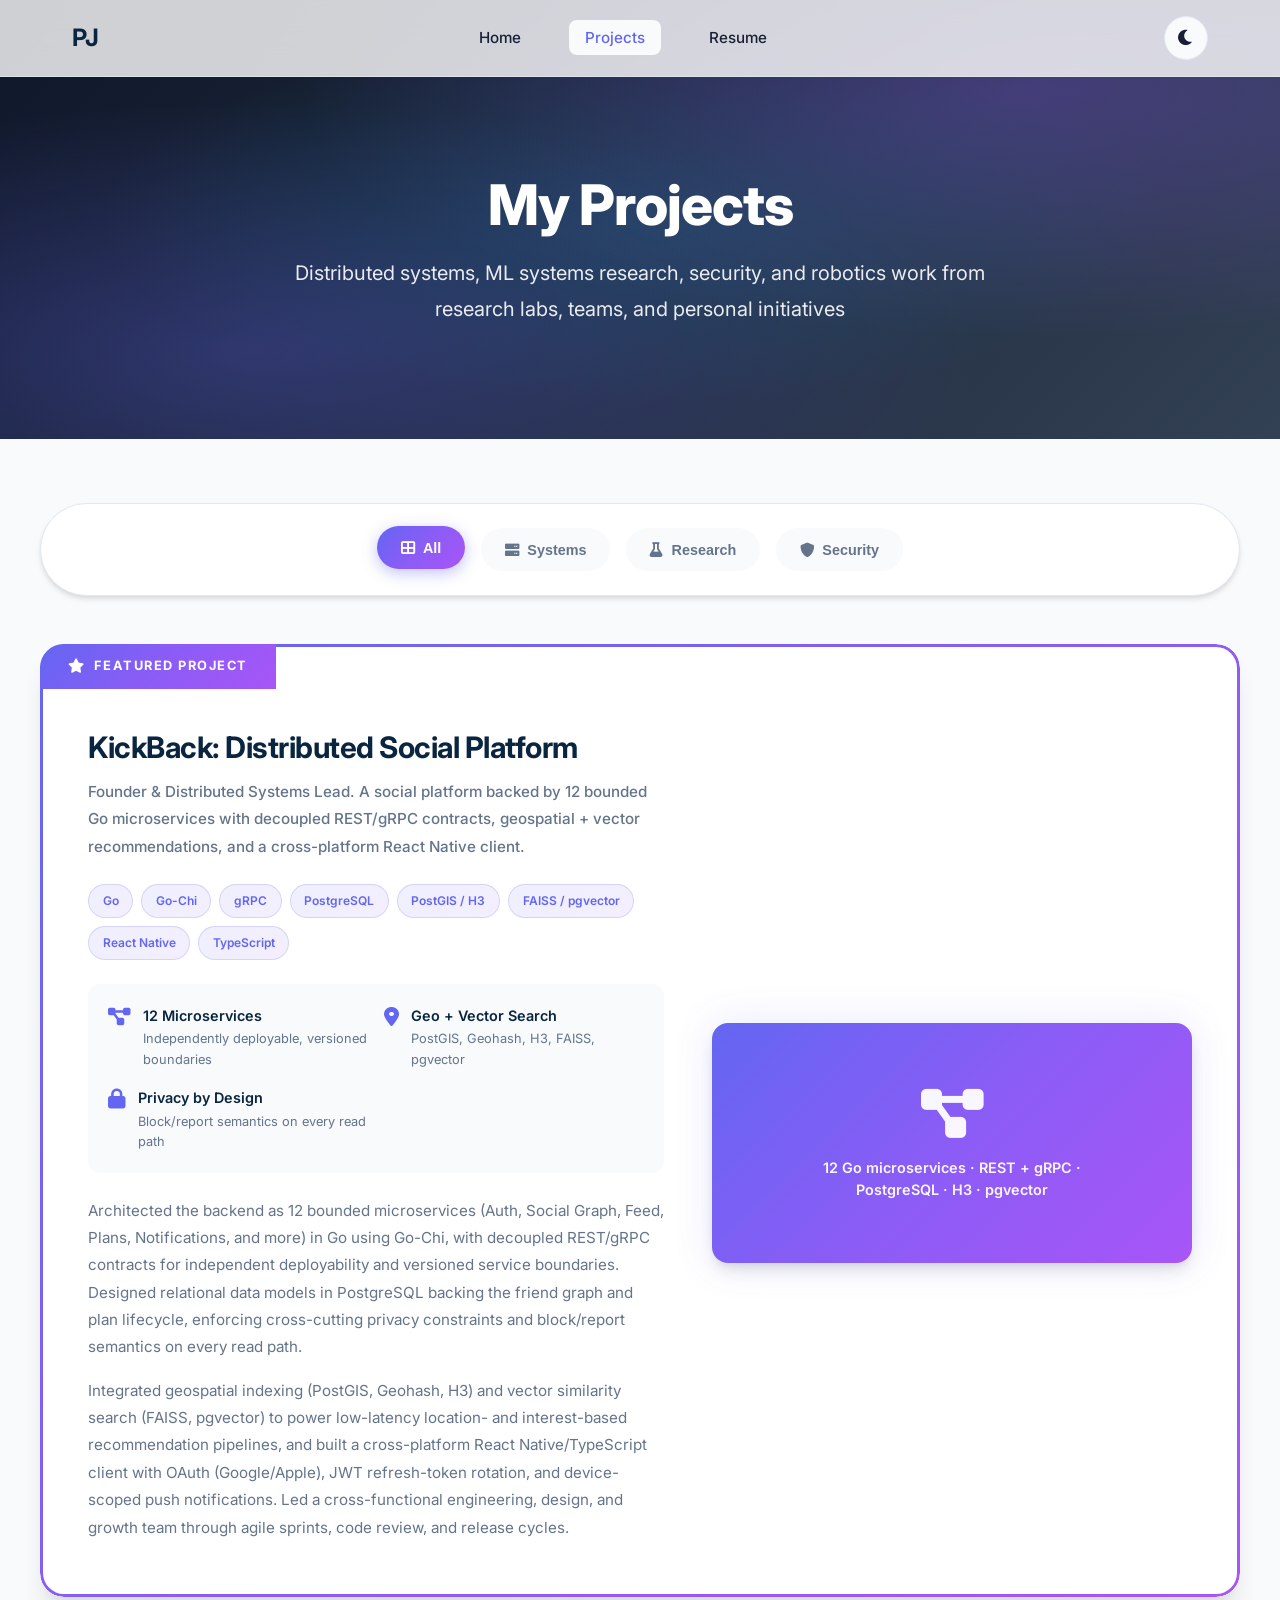
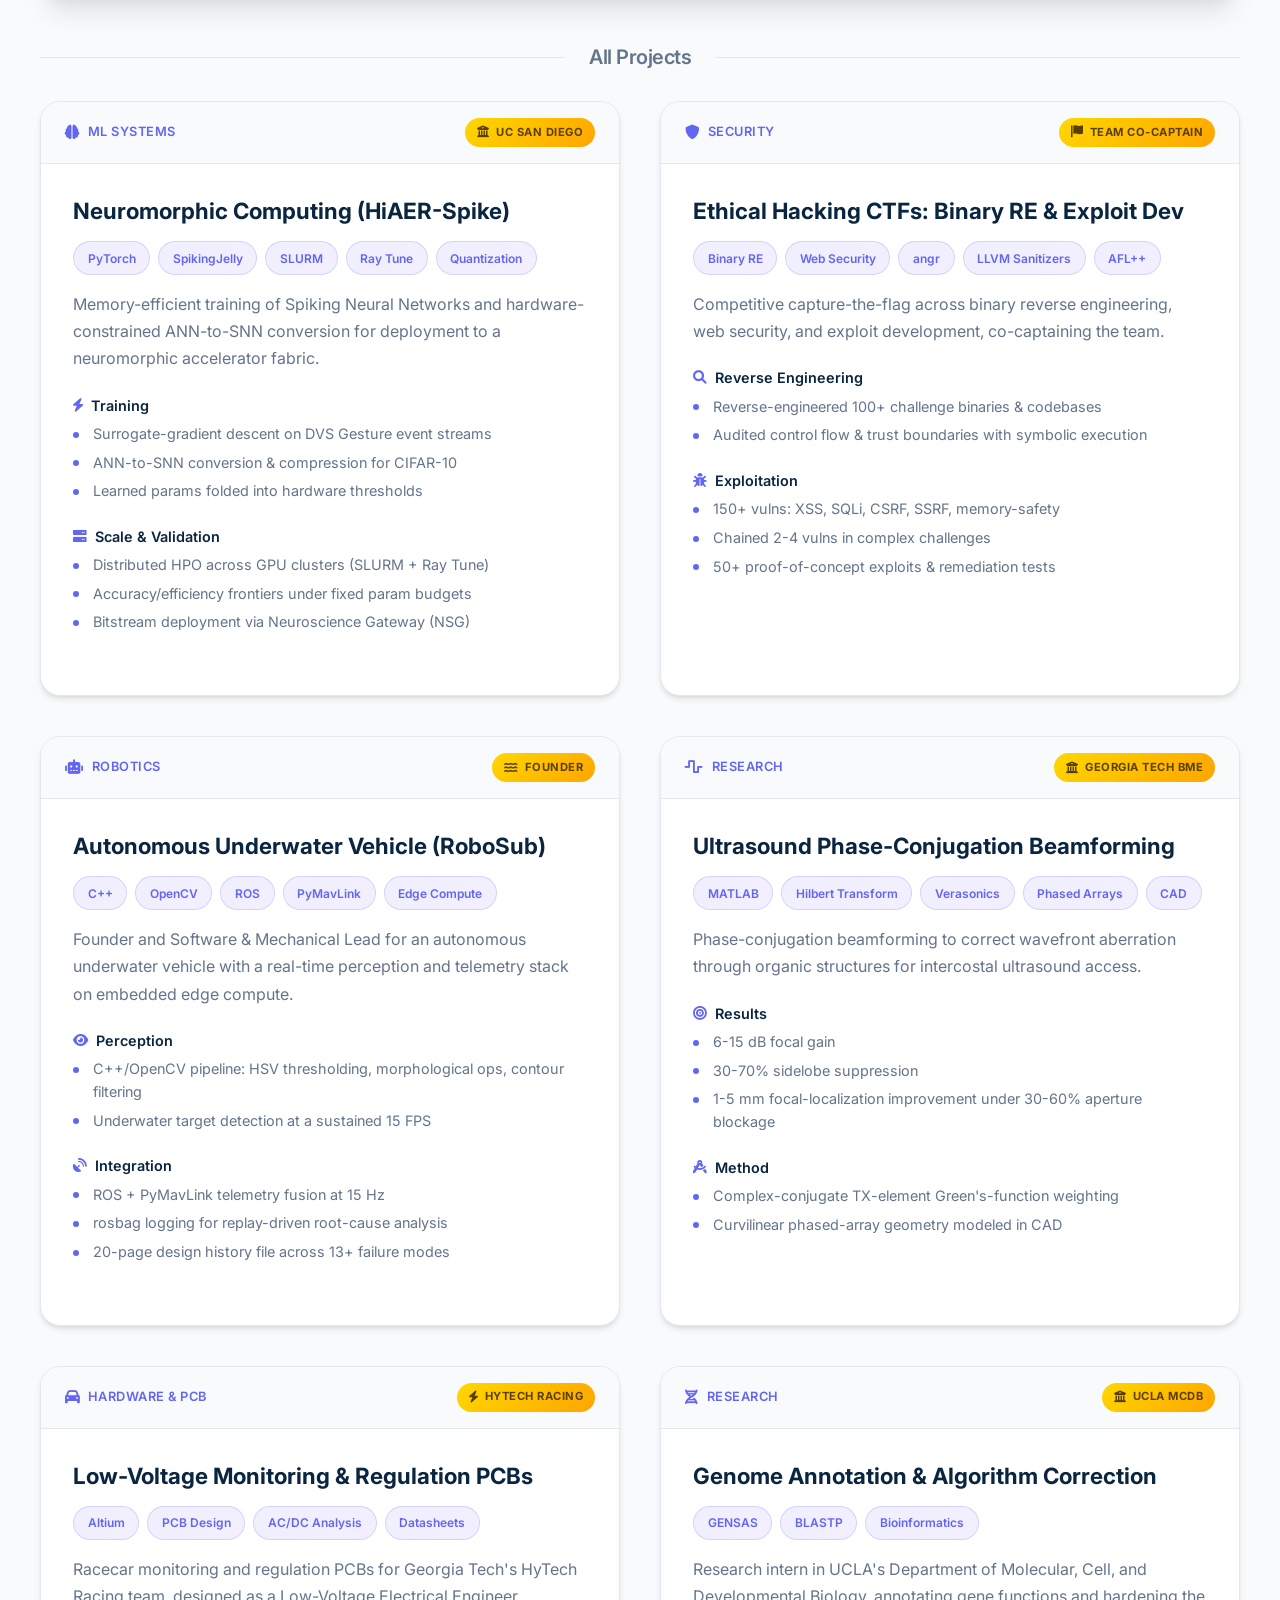
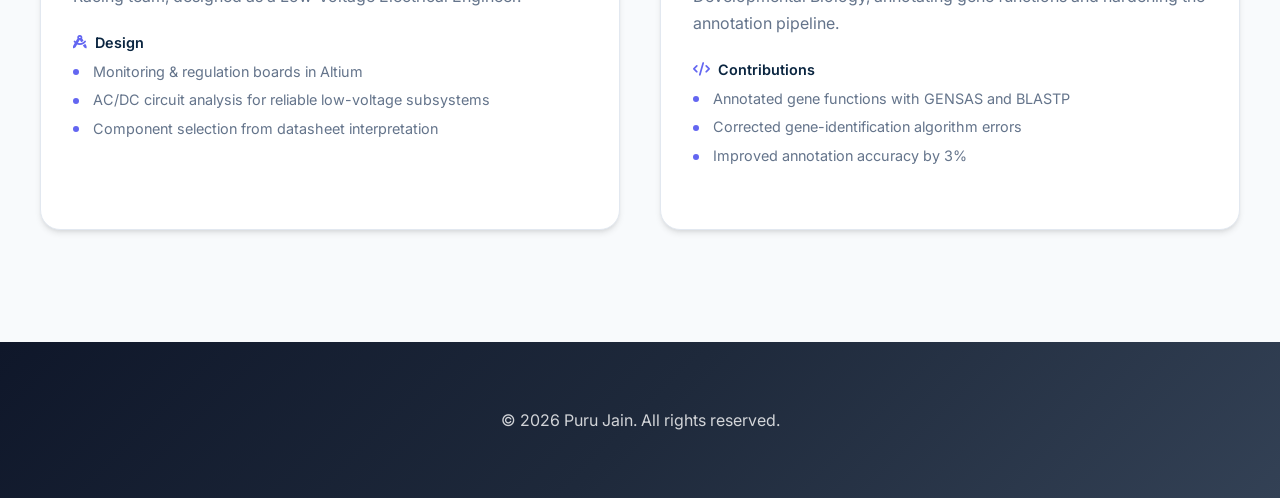
<file: projects.html>
<!DOCTYPE html>
<html lang="en">
<head>
  <meta charset="UTF-8">
  <meta name="viewport" content="width=device-width, initial-scale=1.0">
  <title>Puru Jain - Projects</title>
  <link rel="preconnect" href="https://fonts.googleapis.com">
  <link rel="preconnect" href="https://fonts.gstatic.com" crossorigin>
  <link href="https://fonts.googleapis.com/css2?family=Inter:wght@400;500;600;700;800&display=swap" rel="stylesheet">
  <link rel="stylesheet" href="css/main.css">
  <link rel="stylesheet" href="css/projects.css">
  <link rel="stylesheet" href="https://cdnjs.cloudflare.com/ajax/libs/font-awesome/6.0.0-beta3/css/all.min.css">
</head>
<body>
  <!-- Reading Progress Bar -->
  <div class="reading-progress"></div>

  <!-- Navigation -->
  <nav>
    <div class="nav-container">
      <a href="index.html" class="nav-logo">PJ</a>
      <ul class="nav-links">
        <li><a href="index.html">Home</a></li>
        <li><a href="projects.html" class="active">Projects</a></li>
        <li><a href="resume.html">Resume</a></li>
      </ul>
      <button class="theme-toggle" aria-label="Toggle dark mode">
        <i class="fas fa-moon"></i>
        <i class="fas fa-sun"></i>
      </button>
    </div>
  </nav>

  <!-- Header -->
  <header class="projects-header">
    <div class="container">
      <h1>My Projects</h1>
      <p>Distributed systems, ML systems research, security, and robotics work from research labs, teams, and personal initiatives</p>
    </div>
  </header>

  <!-- Projects Container -->
  <div class="container projects-container">

    <!-- Category Filters -->
    <div class="filter-container">
      <button class="filter-btn active" data-filter="all">
        <i class="fas fa-th-large"></i> All
      </button>
      <button class="filter-btn" data-filter="systems">
        <i class="fas fa-server"></i> Systems
      </button>
      <button class="filter-btn" data-filter="research">
        <i class="fas fa-flask"></i> Research
      </button>
      <button class="filter-btn" data-filter="security">
        <i class="fas fa-shield-alt"></i> Security
      </button>
    </div>

    <!-- Featured Project: KickBack -->
    <div class="featured-project fade-in-up" data-category="systems">
      <span class="featured-badge"><i class="fas fa-star"></i> Featured Project</span>
      <div class="featured-content">
        <div class="featured-info">
          <h2>KickBack: Distributed Social Platform</h2>
          <p class="featured-subtitle">Founder &amp; Distributed Systems Lead. A social platform backed by 12 bounded Go microservices with decoupled REST/gRPC contracts, geospatial + vector recommendations, and a cross-platform React Native client.</p>

          <div class="project-skills">
            <span class="skill-tag">Go</span>
            <span class="skill-tag">Go-Chi</span>
            <span class="skill-tag">gRPC</span>
            <span class="skill-tag">PostgreSQL</span>
            <span class="skill-tag">PostGIS / H3</span>
            <span class="skill-tag">FAISS / pgvector</span>
            <span class="skill-tag">React Native</span>
            <span class="skill-tag">TypeScript</span>
          </div>

          <div class="feature-highlights">
            <div class="highlight-item">
              <i class="fas fa-project-diagram"></i>
              <div>
                <strong>12 Microservices</strong>
                <span>Independently deployable, versioned boundaries</span>
              </div>
            </div>
            <div class="highlight-item">
              <i class="fas fa-map-marker-alt"></i>
              <div>
                <strong>Geo + Vector Search</strong>
                <span>PostGIS, Geohash, H3, FAISS, pgvector</span>
              </div>
            </div>
            <div class="highlight-item">
              <i class="fas fa-lock"></i>
              <div>
                <strong>Privacy by Design</strong>
                <span>Block/report semantics on every read path</span>
              </div>
            </div>
          </div>

          <p>
            Architected the backend as 12 bounded microservices (Auth, Social Graph, Feed, Plans, Notifications, and more) in Go using Go-Chi, with decoupled REST/gRPC contracts for independent deployability and versioned service boundaries. Designed relational data models in PostgreSQL backing the friend graph and plan lifecycle, enforcing cross-cutting privacy constraints and block/report semantics on every read path.
          </p>
          <p>
            Integrated geospatial indexing (PostGIS, Geohash, H3) and vector similarity search (FAISS, pgvector) to power low-latency location- and interest-based recommendation pipelines, and built a cross-platform React Native/TypeScript client with OAuth (Google/Apple), JWT refresh-token rotation, and device-scoped push notifications. Led a cross-functional engineering, design, and growth team through agile sprints, code review, and release cycles.
          </p>
        </div>
        <div class="featured-images">
          <div class="featured-placeholder">
            <i class="fas fa-project-diagram"></i>
            <span>12 Go microservices &middot; REST + gRPC &middot; PostgreSQL &middot; H3 &middot; pgvector</span>
          </div>
        </div>
      </div>
    </div>

    <!-- Projects Grid -->
    <h2 class="section-divider"><span>All Projects</span></h2>

    <div class="projects-grid">

      <!-- Neuromorphic SNN Research -->
      <div class="project-card fade-in-up" data-category="research">
        <div class="project-header">
          <span class="project-type"><i class="fas fa-brain"></i> ML Systems</span>
          <span class="award-badge"><i class="fas fa-university"></i> UC San Diego</span>
        </div>
        <div class="project-content">
          <h3 class="project-title">Neuromorphic Computing (HiAER-Spike)</h3>
          <div class="project-skills">
            <span class="skill-tag">PyTorch</span>
            <span class="skill-tag">SpikingJelly</span>
            <span class="skill-tag">SLURM</span>
            <span class="skill-tag">Ray Tune</span>
            <span class="skill-tag">Quantization</span>
          </div>

          <p class="project-description">
            Memory-efficient training of Spiking Neural Networks and hardware-constrained ANN-to-SNN conversion for deployment to a neuromorphic accelerator fabric.
          </p>

          <div class="project-details">
            <div class="detail-section">
              <h4><i class="fas fa-bolt"></i> Training</h4>
              <ul>
                <li>Surrogate-gradient descent on DVS Gesture event streams</li>
                <li>ANN-to-SNN conversion &amp; compression for CIFAR-10</li>
                <li>Learned params folded into hardware thresholds</li>
              </ul>
            </div>
            <div class="detail-section">
              <h4><i class="fas fa-server"></i> Scale &amp; Validation</h4>
              <ul>
                <li>Distributed HPO across GPU clusters (SLURM + Ray Tune)</li>
                <li>Accuracy/efficiency frontiers under fixed param budgets</li>
                <li>Bitstream deployment via Neuroscience Gateway (NSG)</li>
              </ul>
            </div>
          </div>
        </div>
      </div>

      <!-- Ethical Hacking CTFs -->
      <div class="project-card fade-in-up" data-category="security">
        <div class="project-header">
          <span class="project-type"><i class="fas fa-shield-alt"></i> Security</span>
          <span class="award-badge"><i class="fas fa-flag"></i> Team Co-Captain</span>
        </div>
        <div class="project-content">
          <h3 class="project-title">Ethical Hacking CTFs: Binary RE &amp; Exploit Dev</h3>
          <div class="project-skills">
            <span class="skill-tag">Binary RE</span>
            <span class="skill-tag">Web Security</span>
            <span class="skill-tag">angr</span>
            <span class="skill-tag">LLVM Sanitizers</span>
            <span class="skill-tag">AFL++</span>
          </div>

          <p class="project-description">
            Competitive capture-the-flag across binary reverse engineering, web security, and exploit development, co-captaining the team.
          </p>

          <div class="project-details">
            <div class="detail-section">
              <h4><i class="fas fa-search"></i> Reverse Engineering</h4>
              <ul>
                <li>Reverse-engineered 100+ challenge binaries &amp; codebases</li>
                <li>Audited control flow &amp; trust boundaries with symbolic execution</li>
              </ul>
            </div>
            <div class="detail-section">
              <h4><i class="fas fa-bug"></i> Exploitation</h4>
              <ul>
                <li>150+ vulns: XSS, SQLi, CSRF, SSRF, memory-safety</li>
                <li>Chained 2-4 vulns in complex challenges</li>
                <li>50+ proof-of-concept exploits &amp; remediation tests</li>
              </ul>
            </div>
          </div>
        </div>
      </div>

      <!-- RoboSub AUV -->
      <div class="project-card fade-in-up" data-category="systems">
        <div class="project-header">
          <span class="project-type"><i class="fas fa-robot"></i> Robotics</span>
          <span class="award-badge"><i class="fas fa-water"></i> Founder</span>
        </div>
        <div class="project-content">
          <h3 class="project-title">Autonomous Underwater Vehicle (RoboSub)</h3>
          <div class="project-skills">
            <span class="skill-tag">C++</span>
            <span class="skill-tag">OpenCV</span>
            <span class="skill-tag">ROS</span>
            <span class="skill-tag">PyMavLink</span>
            <span class="skill-tag">Edge Compute</span>
          </div>

          <p class="project-description">
            Founder and Software &amp; Mechanical Lead for an autonomous underwater vehicle with a real-time perception and telemetry stack on embedded edge compute.
          </p>

          <div class="project-details">
            <div class="detail-section">
              <h4><i class="fas fa-eye"></i> Perception</h4>
              <ul>
                <li>C++/OpenCV pipeline: HSV thresholding, morphological ops, contour filtering</li>
                <li>Underwater target detection at a sustained 15 FPS</li>
              </ul>
            </div>
            <div class="detail-section">
              <h4><i class="fas fa-satellite-dish"></i> Integration</h4>
              <ul>
                <li>ROS + PyMavLink telemetry fusion at 15 Hz</li>
                <li>rosbag logging for replay-driven root-cause analysis</li>
                <li>20-page design history file across 13+ failure modes</li>
              </ul>
            </div>
          </div>
        </div>
      </div>

      <!-- Ultrasound Beamforming -->
      <div class="project-card fade-in-up" data-category="research">
        <div class="project-header">
          <span class="project-type"><i class="fas fa-wave-square"></i> Research</span>
          <span class="award-badge"><i class="fas fa-university"></i> Georgia Tech BME</span>
        </div>
        <div class="project-content">
          <h3 class="project-title">Ultrasound Phase-Conjugation Beamforming</h3>
          <div class="project-skills">
            <span class="skill-tag">MATLAB</span>
            <span class="skill-tag">Hilbert Transform</span>
            <span class="skill-tag">Verasonics</span>
            <span class="skill-tag">Phased Arrays</span>
            <span class="skill-tag">CAD</span>
          </div>

          <p class="project-description">
            Phase-conjugation beamforming to correct wavefront aberration through organic structures for intercostal ultrasound access.
          </p>

          <div class="project-details">
            <div class="detail-section">
              <h4><i class="fas fa-bullseye"></i> Results</h4>
              <ul>
                <li>6-15 dB focal gain</li>
                <li>30-70% sidelobe suppression</li>
                <li>1-5 mm focal-localization improvement under 30-60% aperture blockage</li>
              </ul>
            </div>
            <div class="detail-section">
              <h4><i class="fas fa-drafting-compass"></i> Method</h4>
              <ul>
                <li>Complex-conjugate TX-element Green's-function weighting</li>
                <li>Curvilinear phased-array geometry modeled in CAD</li>
              </ul>
            </div>
          </div>
        </div>
      </div>

      <!-- HyTech Racing PCB -->
      <div class="project-card fade-in-up" data-category="systems">
        <div class="project-header">
          <span class="project-type"><i class="fas fa-car"></i> Hardware &amp; PCB</span>
          <span class="award-badge"><i class="fas fa-bolt"></i> HyTech Racing</span>
        </div>
        <div class="project-content">
          <h3 class="project-title">Low-Voltage Monitoring &amp; Regulation PCBs</h3>
          <div class="project-skills">
            <span class="skill-tag">Altium</span>
            <span class="skill-tag">PCB Design</span>
            <span class="skill-tag">AC/DC Analysis</span>
            <span class="skill-tag">Datasheets</span>
          </div>

          <p class="project-description">
            Racecar monitoring and regulation PCBs for Georgia Tech's HyTech Racing team, designed as a Low-Voltage Electrical Engineer.
          </p>

          <div class="project-details">
            <div class="detail-section">
              <h4><i class="fas fa-drafting-compass"></i> Design</h4>
              <ul>
                <li>Monitoring &amp; regulation boards in Altium</li>
                <li>AC/DC circuit analysis for reliable low-voltage subsystems</li>
                <li>Component selection from datasheet interpretation</li>
              </ul>
            </div>
          </div>
        </div>
      </div>

      <!-- UCLA Gene Annotation -->
      <div class="project-card fade-in-up" data-category="research">
        <div class="project-header">
          <span class="project-type"><i class="fas fa-dna"></i> Research</span>
          <span class="award-badge"><i class="fas fa-university"></i> UCLA MCDB</span>
        </div>
        <div class="project-content">
          <h3 class="project-title">Genome Annotation &amp; Algorithm Correction</h3>
          <div class="project-skills">
            <span class="skill-tag">GENSAS</span>
            <span class="skill-tag">BLASTP</span>
            <span class="skill-tag">Bioinformatics</span>
          </div>

          <p class="project-description">
            Research intern in UCLA's Department of Molecular, Cell, and Developmental Biology, annotating gene functions and hardening the annotation pipeline.
          </p>

          <div class="project-details">
            <div class="detail-section">
              <h4><i class="fas fa-code"></i> Contributions</h4>
              <ul>
                <li>Annotated gene functions with GENSAS and BLASTP</li>
                <li>Corrected gene-identification algorithm errors</li>
                <li>Improved annotation accuracy by 3%</li>
              </ul>
            </div>
          </div>
        </div>
      </div>

    </div>
  </div>

  <!-- Footer -->
  <footer>
    <div class="container">
      <p>&copy; 2026 Puru Jain. All rights reserved.</p>
    </div>
  </footer>

  <script src="script.js"></script>
  <script>
    // Project filtering functionality
    document.addEventListener('DOMContentLoaded', function() {
      const filterBtns = document.querySelectorAll('.filter-btn');
      const projectCards = document.querySelectorAll('.project-card, .featured-project');

      filterBtns.forEach(btn => {
        btn.addEventListener('click', function() {
          // Update active button
          filterBtns.forEach(b => b.classList.remove('active'));
          this.classList.add('active');

          const filter = this.dataset.filter;

          projectCards.forEach(card => {
            if (filter === 'all') {
              card.style.display = '';
              card.style.animation = 'fadeInUp 0.5s ease-out forwards';
            } else {
              const categories = card.dataset.category || '';
              if (categories.includes(filter)) {
                card.style.display = '';
                card.style.animation = 'fadeInUp 0.5s ease-out forwards';
              } else {
                card.style.display = 'none';
              }
            }
          });
        });
      });
    });
  </script>

  <button class="back-to-top" aria-label="Back to top">
    <i class="fas fa-arrow-up"></i>
  </button>
</body>
</html>
                                                                                                                                                                                                                                                                                                                                                                                                                                                                                                                                                                                                                                                                                                                                                                                                                                                                                                                                                                                                                                                                                                                                                                                                                                                                                                                                                                                                                                                                                                                                                                                                                                                                                                                                                                                                                                                                                                                                                                                                                                                                                                                                                                                                                                                                                                                                                                                                                                                                                                                                                                                                                                                                                                                  
</file>
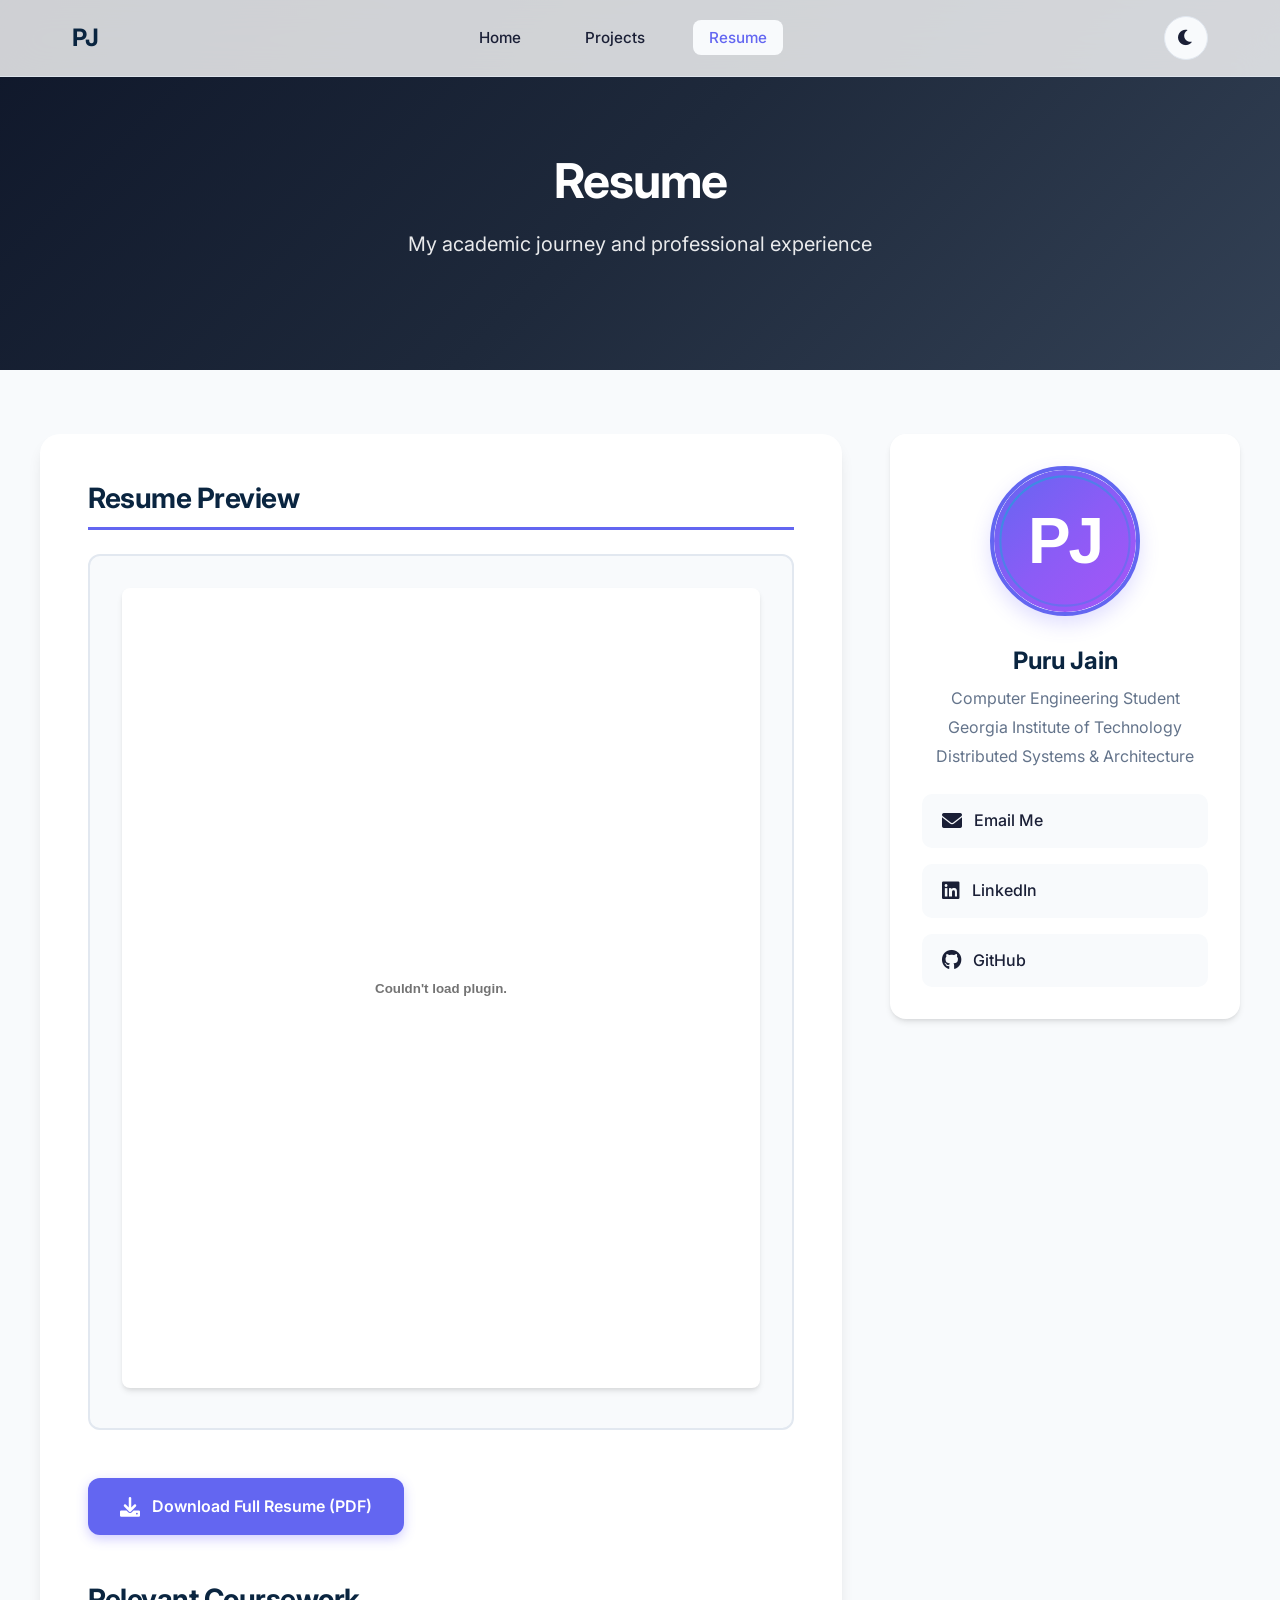
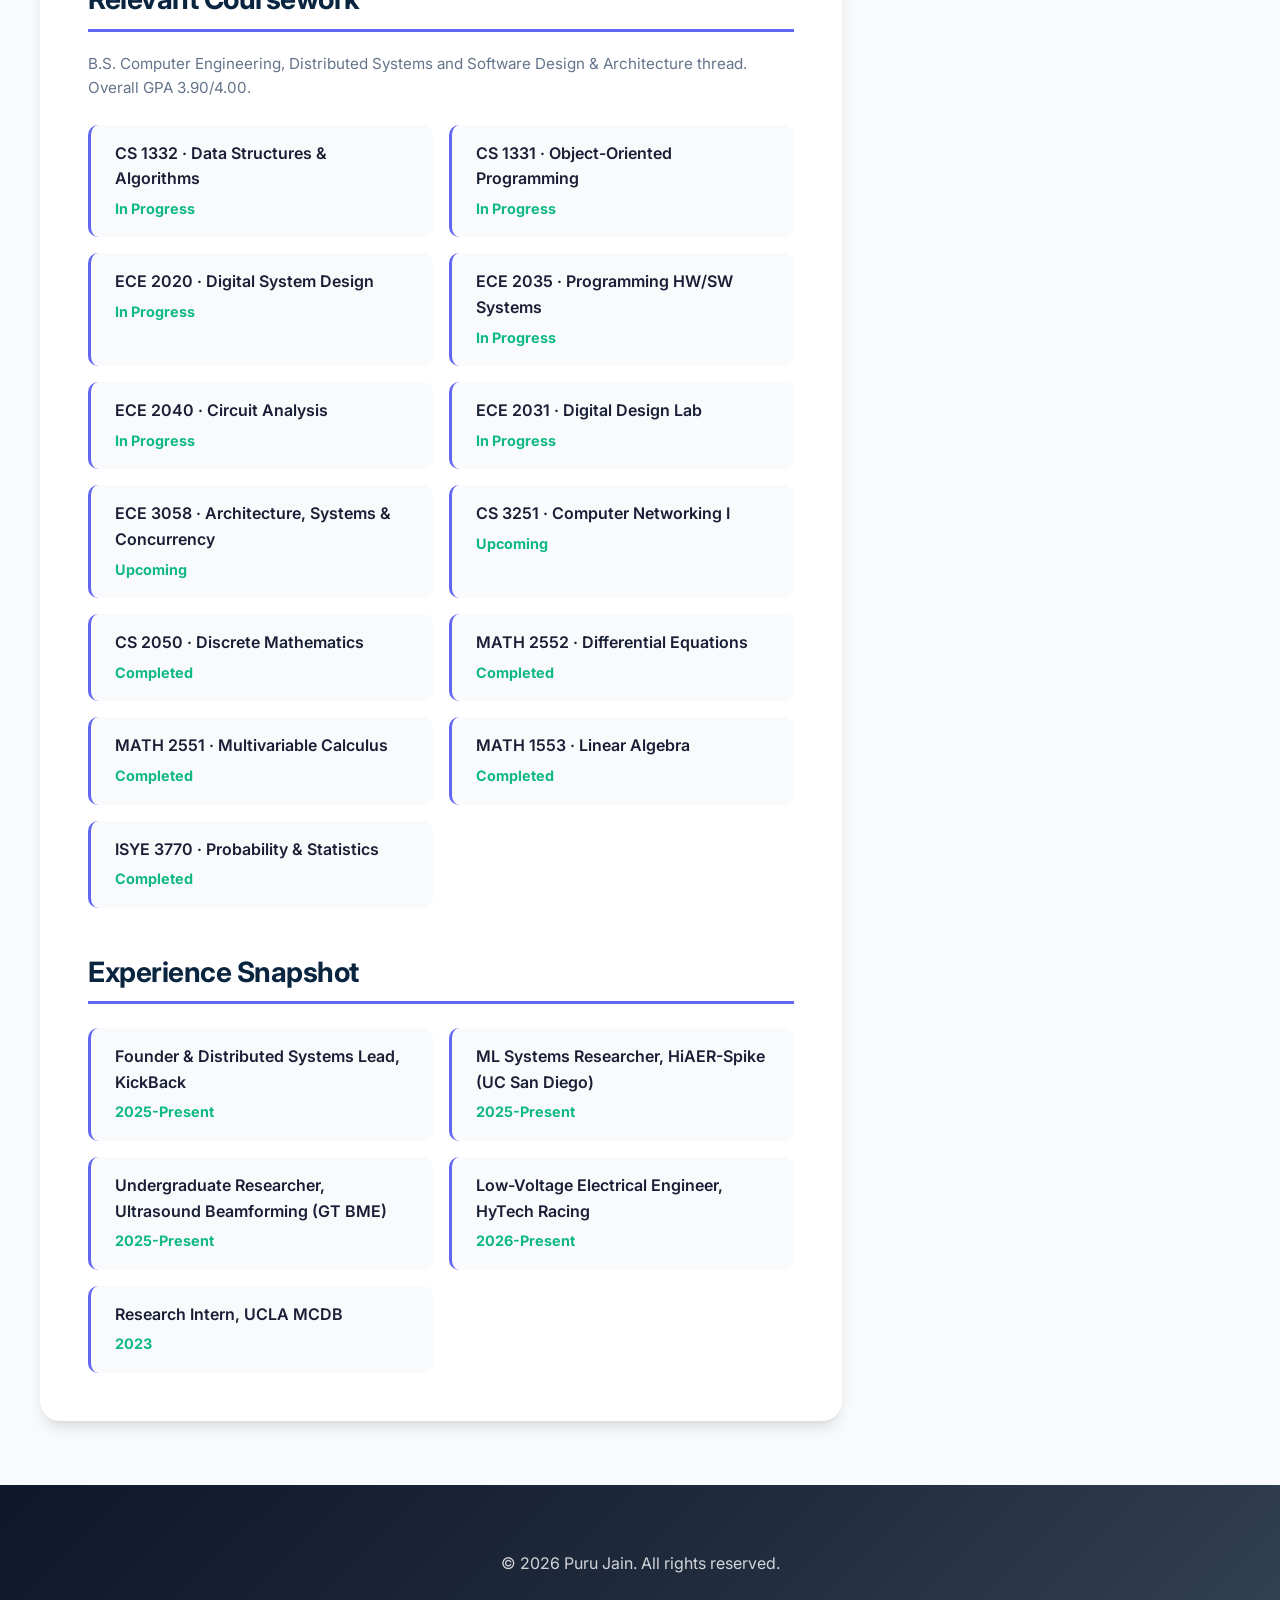
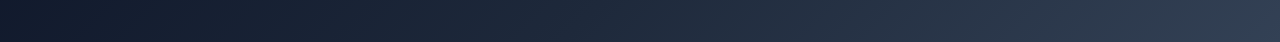
<file: resume.html>
<!DOCTYPE html>
<html lang="en">
<head>
  <meta charset="UTF-8">
  <meta name="viewport" content="width=device-width, initial-scale=1.0">
  <title>Puru Jain - Resume</title>
  <link rel="preconnect" href="https://fonts.googleapis.com">
  <link rel="preconnect" href="https://fonts.gstatic.com" crossorigin>
  <link href="https://fonts.googleapis.com/css2?family=Inter:wght@400;500;600;700;800&display=swap" rel="stylesheet">
  <link rel="stylesheet" href="css/main.css">
  <link rel="stylesheet" href="css/resume.css">
  <link rel="stylesheet" href="https://cdnjs.cloudflare.com/ajax/libs/font-awesome/6.0.0-beta3/css/all.min.css">
</head>
<body>
  <div class="reading-progress"></div>

  <nav>
    <div class="nav-container">
      <a href="index.html" class="nav-logo">PJ</a>
      <ul class="nav-links">
        <li><a href="index.html">Home</a></li>
        <li><a href="projects.html">Projects</a></li>
        <li><a href="resume.html" class="active">Resume</a></li>
      </ul>
      <button class="theme-toggle" aria-label="Toggle dark mode">
        <i class="fas fa-moon"></i>
        <i class="fas fa-sun"></i>
      </button>
    </div>
  </nav>

  <header class="resume-header">
    <div class="container">
      <h1>Resume</h1>
      <p>My academic journey and professional experience</p>
    </div>
  </header>

  <div class="container resume-container">
    <main class="resume-main fade-in-up">
      <section class="resume-section">
        <h2>Resume Preview</h2>
        <div class="pdf-viewer">
          <embed src="assets/PuruJainResume.pdf#page=1" type="application/pdf" class="pdf-embed">
        </div>
        <a href="assets/PuruJainResume.pdf" download class="download-button">
          <i class="fas fa-download"></i>
          Download Full Resume (PDF)
        </a>
      </section>

      <section class="resume-section">
        <h2>Relevant Coursework</h2>
        <p class="section-note">B.S. Computer Engineering, Distributed Systems and Software Design &amp; Architecture thread. Overall GPA 3.90/4.00.</p>
        <div class="coursework-grid">
          <div class="course-item">
            <span class="course-name">CS 1332 &middot; Data Structures &amp; Algorithms</span>
            <span class="course-grade">In Progress</span>
          </div>
          <div class="course-item">
            <span class="course-name">CS 1331 &middot; Object-Oriented Programming</span>
            <span class="course-grade">In Progress</span>
          </div>
          <div class="course-item">
            <span class="course-name">ECE 2020 &middot; Digital System Design</span>
            <span class="course-grade">In Progress</span>
          </div>
          <div class="course-item">
            <span class="course-name">ECE 2035 &middot; Programming HW/SW Systems</span>
            <span class="course-grade">In Progress</span>
          </div>
          <div class="course-item">
            <span class="course-name">ECE 2040 &middot; Circuit Analysis</span>
            <span class="course-grade">In Progress</span>
          </div>
          <div class="course-item">
            <span class="course-name">ECE 2031 &middot; Digital Design Lab</span>
            <span class="course-grade">In Progress</span>
          </div>
          <div class="course-item">
            <span class="course-name">ECE 3058 &middot; Architecture, Systems &amp; Concurrency</span>
            <span class="course-grade">Upcoming</span>
          </div>
          <div class="course-item">
            <span class="course-name">CS 3251 &middot; Computer Networking I</span>
            <span class="course-grade">Upcoming</span>
          </div>
          <div class="course-item">
            <span class="course-name">CS 2050 &middot; Discrete Mathematics</span>
            <span class="course-grade">Completed</span>
          </div>
          <div class="course-item">
            <span class="course-name">MATH 2552 &middot; Differential Equations</span>
            <span class="course-grade">Completed</span>
          </div>
          <div class="course-item">
            <span class="course-name">MATH 2551 &middot; Multivariable Calculus</span>
            <span class="course-grade">Completed</span>
          </div>
          <div class="course-item">
            <span class="course-name">MATH 1553 &middot; Linear Algebra</span>
            <span class="course-grade">Completed</span>
          </div>
          <div class="course-item">
            <span class="course-name">ISYE 3770 &middot; Probability &amp; Statistics</span>
            <span class="course-grade">Completed</span>
          </div>
        </div>
      </section>

      <section class="resume-section">
        <h2>Experience Snapshot</h2>
        <div class="coursework-grid">
          <div class="course-item">
            <span class="course-name">Founder &amp; Distributed Systems Lead, KickBack</span>
            <span class="course-grade">2025-Present</span>
          </div>
          <div class="course-item">
            <span class="course-name">ML Systems Researcher, HiAER-Spike (UC San Diego)</span>
            <span class="course-grade">2025-Present</span>
          </div>
          <div class="course-item">
            <span class="course-name">Undergraduate Researcher, Ultrasound Beamforming (GT BME)</span>
            <span class="course-grade">2025-Present</span>
          </div>
          <div class="course-item">
            <span class="course-name">Low-Voltage Electrical Engineer, HyTech Racing</span>
            <span class="course-grade">2026-Present</span>
          </div>
          <div class="course-item">
            <span class="course-name">Research Intern, UCLA MCDB</span>
            <span class="course-grade">2023</span>
          </div>
        </div>
      </section>
    </main>

    <aside class="resume-sidebar">
      <div class="sidebar-card fade-in-up" style="animation-delay: 0.1s;">
        <img src="assets/avatar.svg" alt="Puru Jain" class="sidebar-image">
        <h3>Puru Jain</h3>
        <p>Computer Engineering Student<br>Georgia Institute of Technology<br>Distributed Systems &amp; Architecture</p>

        <div class="sidebar-links">
          <a href="mailto:pjain397@gatech.edu" class="sidebar-link" target="_blank">
            <i class="fas fa-envelope"></i>
            Email Me
          </a>
          <a href="https://www.linkedin.com/in/puru-jain-6693462bb" class="sidebar-link" target="_blank">
            <i class="fab fa-linkedin"></i>
            LinkedIn
          </a>
          <a href="https://github.com/purujain2006" class="sidebar-link" target="_blank">
            <i class="fab fa-github"></i>
            GitHub
          </a>
        </div>
      </div>
    </aside>
  </div>

  <footer>
    <div class="container">
      <p>&copy; 2026 Puru Jain. All rights reserved.</p>
    </div>
  </footer>

  <button class="back-to-top" aria-label="Back to top">
    <i class="fas fa-arrow-up"></i>
  </button>

  <script src="script.js"></script>
</body>
</html>
</file>
<file: css/main.css>
/* ==================== GLOBAL STYLES ==================== */
* {
  margin: 0;
  padding: 0;
  box-sizing: border-box;
}

:root {
  --primary-color: #0A2540;
  --secondary-color: #6366F1;
  --secondary-hover: #4F46E5;
  --accent-color: #06B6D4;
  --accent-glow: rgba(99, 102, 241, 0.4);
  --text-dark: #1A1F36;
  --text-light: #64748B;
  --background: #FFFFFF;
  --background-light: #F8FAFC;
  --background-card: #FFFFFF;
  --border-color: #E2E8F0;
  --success-color: #10B981;
  --gradient-primary: linear-gradient(135deg, #6366F1 0%, #8B5CF6 50%, #A855F7 100%);
  --gradient-secondary: linear-gradient(135deg, #0F172A 0%, #1E293B 50%, #334155 100%);
  --gradient-accent: linear-gradient(135deg, #06B6D4 0%, #6366F1 100%);
  --shadow-sm: 0 1px 2px rgba(0, 0, 0, 0.05);
  --shadow-md: 0 4px 6px -1px rgba(0, 0, 0, 0.1), 0 2px 4px -1px rgba(0, 0, 0, 0.06);
  --shadow-lg: 0 10px 15px -3px rgba(0, 0, 0, 0.1), 0 4px 6px -2px rgba(0, 0, 0, 0.05);
  --shadow-xl: 0 20px 25px -5px rgba(0, 0, 0, 0.1), 0 10px 10px -5px rgba(0, 0, 0, 0.04);
  --shadow-glow: 0 0 40px rgba(99, 102, 241, 0.15);
  --transition: all 0.3s cubic-bezier(0.4, 0, 0.2, 1);
  --transition-slow: all 0.5s cubic-bezier(0.4, 0, 0.2, 1);
  --nav-bg: rgba(255, 255, 255, 0.8);
}

/* Dark Mode */
[data-theme="dark"] {
  --primary-color: #E2E8F0;
  --text-dark: #F1F5F9;
  --text-light: #94A3B8;
  --background: #0F172A;
  --background-light: #1E293B;
  --background-card: #1E293B;
  --border-color: #334155;
  --shadow-sm: 0 1px 2px rgba(0, 0, 0, 0.3);
  --shadow-md: 0 4px 6px -1px rgba(0, 0, 0, 0.4), 0 2px 4px -1px rgba(0, 0, 0, 0.3);
  --shadow-lg: 0 10px 15px -3px rgba(0, 0, 0, 0.4), 0 4px 6px -2px rgba(0, 0, 0, 0.3);
  --shadow-xl: 0 20px 25px -5px rgba(0, 0, 0, 0.5), 0 10px 10px -5px rgba(0, 0, 0, 0.3);
  --shadow-glow: 0 0 40px rgba(99, 102, 241, 0.25);
  --nav-bg: rgba(15, 23, 42, 0.9);
}

[data-theme="dark"] body {
  background: var(--background);
}

[data-theme="dark"] nav {
  background: var(--nav-bg);
  border-bottom-color: var(--border-color);
}

[data-theme="dark"] .nav-links a {
  color: #E2E8F0;
}

[data-theme="dark"] .nav-links a:hover,
[data-theme="dark"] .nav-links a.active {
  color: #A5B4FC;
  background: rgba(99, 102, 241, 0.2);
}

[data-theme="dark"] .nav-logo {
  color: #E2E8F0;
}

[data-theme="dark"] .project-card,
[data-theme="dark"] .card,
[data-theme="dark"] .filter-container,
[data-theme="dark"] .featured-project {
  background: var(--background-card);
}

[data-theme="dark"] .project-header {
  background: var(--background);
}

[data-theme="dark"] .skill-tag {
  background: rgba(99, 102, 241, 0.2);
  border-color: rgba(99, 102, 241, 0.3);
}

[data-theme="dark"] .project-link {
  background: rgba(99, 102, 241, 0.2);
  border-color: rgba(99, 102, 241, 0.3);
}

[data-theme="dark"] .filter-btn {
  background: var(--background);
  color: var(--text-light);
}

[data-theme="dark"] .filter-btn:hover {
  background: rgba(99, 102, 241, 0.2);
}

[data-theme="dark"] .section-divider span {
  background: var(--background);
}

[data-theme="dark"] .about-skills-section {
  background: var(--background);
}

[data-theme="dark"] .skill-item {
  background: var(--background-card);
}

[data-theme="dark"] .about-content h3,
[data-theme="dark"] .skills-content h3,
[data-theme="dark"] .section-title {
  color: var(--text-dark);
}

[data-theme="dark"] .detail-section li::before {
  background: var(--secondary-color);
}

[data-theme="dark"] .project-image-full {
  background: var(--background);
}

html {
  scroll-behavior: smooth;
  font-size: 16px;
}

body {
  font-family: 'Inter', -apple-system, BlinkMacSystemFont, 'Segoe UI', sans-serif;
  line-height: 1.6;
  color: var(--text-dark);
  background: var(--background-light);
  overflow-x: hidden;
}

/* Scroll reveal animation base */
.reveal {
  opacity: 0;
  transform: translateY(30px);
  transition: opacity 0.6s ease-out, transform 0.6s ease-out;
}

.reveal.active {
  opacity: 1;
  transform: translateY(0);
}

/* ==================== READING PROGRESS BAR ==================== */
.reading-progress {
  position: fixed;
  top: 0;
  left: 0;
  width: 0%;
  height: 3px;
  background: var(--gradient-primary);
  z-index: 1001;
  transition: width 0.1s ease-out;
  box-shadow: 0 0 10px rgba(99, 102, 241, 0.5);
}

/* ==================== NAVIGATION ==================== */
nav {
  position: fixed;
  top: 0;
  left: 0;
  right: 0;
  background: rgba(255, 255, 255, 0.8);
  backdrop-filter: blur(20px);
  -webkit-backdrop-filter: blur(20px);
  border-bottom: 1px solid rgba(226, 232, 240, 0.8);
  z-index: 1000;
  transition: var(--transition);
}

nav.scrolled {
  background: rgba(255, 255, 255, 0.95);
  box-shadow: var(--shadow-md);
}

.nav-container {
  max-width: 1200px;
  margin: 0 auto;
  padding: 1rem 2rem;
  display: flex;
  justify-content: space-between;
  align-items: center;
}

.nav-logo {
  font-size: 1.5rem;
  font-weight: 700;
  color: var(--primary-color);
  text-decoration: none;
  letter-spacing: -0.5px;
}

.nav-links {
  display: flex;
  list-style: none;
  gap: 2rem;
  align-items: center;
}

.nav-links a {
  color: var(--text-dark);
  text-decoration: none;
  font-weight: 500;
  font-size: 0.95rem;
  padding: 0.5rem 1rem;
  border-radius: 8px;
  transition: var(--transition);
  position: relative;
}

.nav-links a:hover {
  color: var(--secondary-color);
  background: var(--background-light);
}

.nav-links a.active {
  color: var(--secondary-color);
  background: var(--background-light);
}

/* ==================== TYPOGRAPHY ==================== */
h1, h2, h3, h4, h5, h6 {
  color: var(--text-dark);
  line-height: 1.2;
  font-weight: 700;
  margin-bottom: 1rem;
}

h1 {
  font-size: 3rem;
  letter-spacing: -1px;
}

h2 {
  font-size: 2.25rem;
  letter-spacing: -0.5px;
}

h3 {
  font-size: 1.75rem;
}

p {
  color: var(--text-light);
  line-height: 1.8;
  margin-bottom: 1rem;
}

strong {
  color: var(--text-dark);
  font-weight: 600;
}

/* ==================== LAYOUT ==================== */
.container {
  max-width: 1200px;
  margin: 0 auto;
  padding: 2rem;
}

.section {
  padding: 4rem 0;
}

/* ==================== BUTTONS ==================== */
.btn {
  display: inline-flex;
  align-items: center;
  gap: 0.5rem;
  padding: 0.875rem 1.75rem;
  border-radius: 12px;
  font-weight: 600;
  font-size: 0.95rem;
  text-decoration: none;
  transition: var(--transition);
  cursor: pointer;
  border: none;
  outline: none;
  position: relative;
  overflow: hidden;
}

.btn-primary {
  background: var(--gradient-primary);
  color: white;
  box-shadow: 0 4px 15px rgba(99, 102, 241, 0.4);
}

.btn-primary:hover {
  transform: translateY(-2px);
  box-shadow: 0 8px 25px rgba(99, 102, 241, 0.5);
}

.btn-primary::after {
  content: '';
  position: absolute;
  top: 0;
  left: -100%;
  width: 100%;
  height: 100%;
  background: linear-gradient(90deg, transparent, rgba(255,255,255,0.2), transparent);
  transition: 0.5s;
}

.btn-primary:hover::after {
  left: 100%;
}

.btn-secondary {
  background: white;
  color: var(--secondary-color);
  border: 2px solid var(--secondary-color);
}

.btn-secondary:hover {
  background: var(--secondary-color);
  color: white;
  transform: translateY(-2px);
  box-shadow: 0 4px 15px rgba(99, 102, 241, 0.3);
}

/* ==================== CARDS ==================== */
.card {
  background: white;
  border-radius: 20px;
  padding: 2rem;
  box-shadow: var(--shadow-md);
  transition: var(--transition);
  border: 1px solid var(--border-color);
  position: relative;
}

.card::before {
  content: '';
  position: absolute;
  inset: 0;
  border-radius: 20px;
  padding: 2px;
  background: linear-gradient(135deg, transparent, transparent);
  -webkit-mask: linear-gradient(#fff 0 0) content-box, linear-gradient(#fff 0 0);
  mask: linear-gradient(#fff 0 0) content-box, linear-gradient(#fff 0 0);
  -webkit-mask-composite: xor;
  mask-composite: exclude;
  opacity: 0;
  transition: var(--transition);
}

.card:hover {
  transform: translateY(-8px);
  box-shadow: var(--shadow-xl), var(--shadow-glow);
}

.card:hover::before {
  background: var(--gradient-primary);
  opacity: 1;
}

/* ==================== ANIMATIONS ==================== */
@keyframes fadeInUp {
  from {
    opacity: 0;
    transform: translateY(30px);
  }
  to {
    opacity: 1;
    transform: translateY(0);
  }
}

@keyframes fadeIn {
  from {
    opacity: 0;
  }
  to {
    opacity: 1;
  }
}

@keyframes slideInLeft {
  from {
    opacity: 0;
    transform: translateX(-30px);
  }
  to {
    opacity: 1;
    transform: translateX(0);
  }
}

.fade-in {
  animation: fadeIn 0.6s ease-out forwards;
}

.fade-in-up {
  animation: fadeInUp 0.8s ease-out forwards;
}

.slide-in-left {
  animation: slideInLeft 0.8s ease-out forwards;
}

/* ==================== 3D TILT EFFECT ==================== */
.tilt-card {
  transform-style: preserve-3d;
  perspective: 1000px;
}

.tilt-card .tilt-inner {
  transition: transform 0.1s ease-out;
}

/* ==================== TECH STACK GRID ==================== */
.tech-stack-section {
  padding: 4rem 0;
  background: var(--background-light);
}

.tech-stack-grid {
  display: grid;
  grid-template-columns: repeat(auto-fill, minmax(80px, 100px));
  gap: 1rem;
  margin-top: 1rem;
}

.tech-item {
  display: flex;
  flex-direction: column;
  align-items: center;
  gap: 0.5rem;
  padding: 1.25rem 1rem;
  background: var(--background-card);
  border-radius: 12px;
  border: 1px solid var(--border-color);
  transition: var(--transition);
  cursor: default;
}

.tech-item:hover {
  transform: translateY(-5px);
  box-shadow: var(--shadow-lg);
  border-color: var(--secondary-color);
}

.tech-item img {
  width: 40px;
  height: 40px;
  object-fit: contain;
  filter: grayscale(20%);
  transition: var(--transition);
}

.tech-item:hover img {
  filter: grayscale(0%);
  transform: scale(1.1);
}

.tech-item span {
  font-size: 0.7rem;
  font-weight: 600;
  color: var(--text-light);
  text-align: center;
  line-height: 1.2;
}

/* Text-based tech icons for tools without standard icons */
.tech-icon-placeholder {
  width: 40px;
  height: 40px;
  border-radius: 8px;
  display: flex;
  align-items: center;
  justify-content: center;
  font-weight: 800;
  font-size: 1rem;
  color: white;
  text-shadow: 0 1px 2px rgba(0,0,0,0.2);
  transition: var(--transition);
}

.tech-item:hover .tech-icon-placeholder {
  transform: scale(1.1);
  box-shadow: 0 4px 12px rgba(0,0,0,0.2);
}

[data-theme="dark"] .tech-item {
  background: var(--background-card);
}

[data-theme="dark"] .tech-item img {
  filter: grayscale(20%) brightness(1.1);
}

[data-theme="dark"] .tech-stack-section {
  background: var(--background);
}

/* ==================== DARK MODE TOGGLE ==================== */
.theme-toggle {
  background: var(--background-light);
  border: 1px solid var(--border-color);
  width: 44px;
  height: 44px;
  border-radius: 50%;
  cursor: pointer;
  display: flex;
  align-items: center;
  justify-content: center;
  font-size: 1.1rem;
  color: var(--text-dark);
  transition: var(--transition);
  margin-left: 1rem;
}

.theme-toggle:hover {
  background: var(--secondary-color);
  color: white;
  transform: rotate(15deg);
}

.theme-toggle .fa-sun {
  display: none;
}

[data-theme="dark"] .theme-toggle .fa-moon {
  display: none;
}

[data-theme="dark"] .theme-toggle .fa-sun {
  display: block;
  color: #FCD34D;
}

/* ==================== BACK TO TOP BUTTON ==================== */
.back-to-top {
  position: fixed;
  bottom: 30px;
  right: 30px;
  width: 50px;
  height: 50px;
  background: var(--gradient-primary);
  color: white;
  border: none;
  border-radius: 50%;
  cursor: pointer;
  font-size: 1.25rem;
  display: flex;
  align-items: center;
  justify-content: center;
  box-shadow: 0 4px 15px rgba(99, 102, 241, 0.4);
  opacity: 0;
  visibility: hidden;
  transform: translateY(20px);
  transition: var(--transition);
  z-index: 999;
}

.back-to-top.visible {
  opacity: 1;
  visibility: visible;
  transform: translateY(0);
}

.back-to-top:hover {
  transform: translateY(-5px);
  box-shadow: 0 8px 25px rgba(99, 102, 241, 0.5);
}

/* ==================== TYPED TEXT CURSOR ==================== */
.typed-cursor {
  font-weight: 300;
  animation: blink 1s infinite;
}

@keyframes blink {
  0%, 100% { opacity: 1; }
  50% { opacity: 0; }
}

/* ==================== FOOTER ==================== */
footer {
  background: var(--gradient-secondary);
  color: white;
  padding: 2rem 0;
  text-align: center;
  margin-top: 0;
}

[data-theme="dark"] footer {
  background: #0F172A;
  border-top: 1px solid var(--border-color);
}

footer p {
  color: rgba(255, 255, 255, 0.8);
  margin: 0;
}

/* ==================== RESPONSIVE ==================== */
@media (max-width: 768px) {
  h1 {
    font-size: 2rem;
  }

  h2 {
    font-size: 1.75rem;
  }

  h3 {
    font-size: 1.5rem;
  }

  .nav-container {
    padding: 1rem;
  }

  .nav-links {
    gap: 1rem;
  }

  .nav-links a {
    padding: 0.5rem 0.75rem;
    font-size: 0.9rem;
  }

  .container {
    padding: 1rem;
  }

  .section {
    padding: 2rem 0;
  }
}
</file>
<file: css/projects.css>
/* ==================== PROJECTS PAGE ==================== */
.projects-header {
  padding: 140px 0 80px;
  background: var(--gradient-secondary);
  color: white;
  text-align: center;
  position: relative;
  overflow: hidden;
}

.projects-header::before {
  content: '';
  position: absolute;
  top: 0;
  left: 0;
  right: 0;
  bottom: 0;
  background:
    radial-gradient(ellipse at 20% 80%, rgba(99, 102, 241, 0.3) 0%, transparent 50%),
    radial-gradient(ellipse at 80% 20%, rgba(139, 92, 246, 0.3) 0%, transparent 50%),
    radial-gradient(ellipse at 50% 50%, rgba(6, 182, 212, 0.15) 0%, transparent 60%);
  animation: gradientShift 8s ease-in-out infinite alternate;
}

@keyframes gradientShift {
  0% {
    opacity: 0.7;
    transform: scale(1) rotate(0deg);
  }
  100% {
    opacity: 1;
    transform: scale(1.1) rotate(3deg);
  }
}

.projects-header h1 {
  color: white;
  font-size: 3.5rem;
  margin-bottom: 1rem;
  position: relative;
  font-weight: 800;
  letter-spacing: -1px;
}

.projects-header p {
  color: rgba(255, 255, 255, 0.9);
  font-size: 1.25rem;
  max-width: 700px;
  margin: 0 auto;
  position: relative;
}

/* ==================== FILTER BUTTONS ==================== */
.filter-container {
  display: flex;
  flex-wrap: wrap;
  gap: 1rem;
  justify-content: center;
  margin-bottom: 3rem;
  padding: 1.5rem 2rem;
  background: white;
  border-radius: 50px;
  box-shadow: var(--shadow-md);
  border: 1px solid var(--border-color);
}

.filter-btn {
  display: inline-flex;
  align-items: center;
  gap: 0.5rem;
  padding: 0.85rem 1.5rem;
  border: none;
  background: var(--background-light);
  color: var(--text-light);
  border-radius: 25px;
  font-size: 0.9rem;
  font-weight: 600;
  cursor: pointer;
  transition: var(--transition);
  position: relative;
  overflow: hidden;
}

.filter-btn:hover {
  color: var(--secondary-color);
  background: rgba(99, 102, 241, 0.1);
  transform: translateY(-2px);
}

.filter-btn.active {
  background: var(--gradient-primary);
  color: white;
  box-shadow: 0 4px 15px rgba(99, 102, 241, 0.4);
  transform: translateY(-2px);
}

.filter-btn.active:hover {
  box-shadow: 0 6px 20px rgba(99, 102, 241, 0.5);
}

.filter-btn i {
  font-size: 0.9rem;
}

/* ==================== SECTION DIVIDER ==================== */
.section-divider {
  text-align: center;
  margin: 3rem 0 2rem;
  position: relative;
  color: var(--text-light);
  font-size: 1.25rem;
  font-weight: 600;
}

.section-divider::before {
  content: '';
  position: absolute;
  top: 50%;
  left: 0;
  right: 0;
  height: 1px;
  background: var(--border-color);
}

.section-divider span {
  background: var(--background-light);
  padding: 0 1.5rem;
  position: relative;
}

/* ==================== PROJECTS GRID ==================== */
.projects-container {
  padding: 4rem 0;
}

.projects-grid {
  display: grid;
  grid-template-columns: repeat(auto-fill, minmax(380px, 1fr));
  gap: 2.5rem;
  margin-bottom: 3rem;
}

.project-card {
  background: white;
  border-radius: 20px;
  overflow: hidden;
  box-shadow: var(--shadow-md);
  transition: var(--transition-slow);
  border: 1px solid var(--border-color);
  display: flex;
  flex-direction: column;
  position: relative;
}

.project-card::before {
  content: '';
  position: absolute;
  inset: 0;
  border-radius: 20px;
  padding: 2px;
  background: var(--gradient-primary);
  -webkit-mask: linear-gradient(#fff 0 0) content-box, linear-gradient(#fff 0 0);
  mask: linear-gradient(#fff 0 0) content-box, linear-gradient(#fff 0 0);
  -webkit-mask-composite: xor;
  mask-composite: exclude;
  opacity: 0;
  transition: var(--transition);
  z-index: 1;
  pointer-events: none;
}

.project-card:hover {
  transform: translateY(-10px) scale(1.02);
  box-shadow: var(--shadow-xl), 0 0 40px rgba(99, 102, 241, 0.15);
}

.project-card:hover::before {
  opacity: 1;
}

/* Project Header with Type Badge */
.project-header {
  padding: 1rem 1.5rem;
  background: var(--background-light);
  border-bottom: 1px solid var(--border-color);
  display: flex;
  justify-content: space-between;
  align-items: center;
  flex-wrap: wrap;
  gap: 0.5rem;
}

.project-type {
  display: inline-flex;
  align-items: center;
  gap: 0.5rem;
  font-size: 0.8rem;
  font-weight: 600;
  color: var(--secondary-color);
  text-transform: uppercase;
  letter-spacing: 0.5px;
}

.project-type i {
  font-size: 0.9rem;
}

.award-badge {
  display: inline-flex;
  align-items: center;
  gap: 0.4rem;
  padding: 0.35rem 0.75rem;
  background: linear-gradient(135deg, #FFD700 0%, #FFA500 100%);
  color: #5a4000;
  border-radius: 20px;
  font-size: 0.7rem;
  font-weight: 700;
  text-transform: uppercase;
  letter-spacing: 0.5px;
}

.award-badge i {
  font-size: 0.75rem;
}

.project-content {
  padding: 2rem;
  flex-grow: 1;
  display: flex;
  flex-direction: column;
}

.project-title {
  font-size: 1.4rem;
  color: var(--primary-color);
  margin-bottom: 1rem;
  line-height: 1.3;
}

.project-skills {
  display: flex;
  flex-wrap: wrap;
  gap: 0.5rem;
  margin-bottom: 1rem;
}

.skill-tag {
  display: inline-block;
  padding: 0.4rem 0.85rem;
  background: linear-gradient(135deg, rgba(99, 102, 241, 0.1) 0%, rgba(139, 92, 246, 0.1) 100%);
  color: var(--secondary-color);
  border-radius: 20px;
  font-size: 0.75rem;
  font-weight: 600;
  border: 1px solid rgba(99, 102, 241, 0.2);
  transition: var(--transition);
}

.skill-tag:hover {
  background: linear-gradient(135deg, rgba(99, 102, 241, 0.2) 0%, rgba(139, 92, 246, 0.2) 100%);
  transform: translateY(-1px);
}

.project-description {
  color: var(--text-light);
  line-height: 1.7;
  margin-bottom: 1.5rem;
}

/* Project Details Section */
.project-details {
  display: flex;
  flex-direction: column;
  gap: 1.25rem;
  margin-bottom: 1.5rem;
  flex-grow: 1;
}

.detail-section h4 {
  display: flex;
  align-items: center;
  gap: 0.5rem;
  font-size: 0.9rem;
  color: var(--primary-color);
  margin-bottom: 0.5rem;
  font-weight: 600;
}

.detail-section h4 i {
  color: var(--secondary-color);
  font-size: 0.85rem;
}

.detail-section ul {
  list-style: none;
  padding: 0;
  margin: 0;
}

.detail-section li {
  position: relative;
  padding-left: 1.25rem;
  color: var(--text-light);
  font-size: 0.9rem;
  line-height: 1.6;
  margin-bottom: 0.35rem;
}

.detail-section li::before {
  content: '';
  position: absolute;
  left: 0;
  top: 0.6rem;
  width: 6px;
  height: 6px;
  background: var(--secondary-color);
  border-radius: 50%;
}

.project-links {
  display: flex;
  gap: 1rem;
  margin-top: auto;
  padding-top: 1rem;
  border-top: 1px solid var(--border-color);
}

.project-link {
  display: inline-flex;
  align-items: center;
  gap: 0.5rem;
  color: var(--secondary-color);
  text-decoration: none;
  font-weight: 600;
  font-size: 0.9rem;
  transition: var(--transition);
  padding: 0.6rem 1.25rem;
  border-radius: 10px;
  background: linear-gradient(135deg, rgba(99, 102, 241, 0.1) 0%, rgba(139, 92, 246, 0.1) 100%);
  border: 1px solid rgba(99, 102, 241, 0.2);
}

.project-link:hover {
  background: var(--gradient-primary);
  color: white;
  transform: translateY(-2px);
  box-shadow: 0 4px 15px rgba(99, 102, 241, 0.3);
  border-color: transparent;
}

.project-link i {
  font-size: 1.1rem;
  transition: var(--transition);
}

.project-link:hover i {
  transform: scale(1.1);
}

/* ==================== PROJECT IMAGES SECTION ==================== */
.project-images {
  display: grid;
  grid-template-columns: repeat(auto-fit, minmax(200px, 1fr));
  gap: 1rem;
  margin: 1.5rem 0 0 0;
}

.project-image-full {
  width: 100%;
  height: 250px;
  object-fit: contain;
  border-radius: 12px;
  border: 2px solid var(--border-color);
  transition: var(--transition);
  cursor: pointer;
  background: var(--background-light);
}

.project-image-full:hover {
  transform: scale(1.03);
  box-shadow: var(--shadow-lg);
  border-color: var(--secondary-color);
}

/* ==================== FEATURED PROJECT ==================== */
.featured-project {
  background: white;
  border-radius: 24px;
  overflow: hidden;
  box-shadow: var(--shadow-xl);
  margin-bottom: 2rem;
  border: none;
  position: relative;
  transition: var(--transition-slow);
}

.featured-project::before {
  content: '';
  position: absolute;
  inset: 0;
  border-radius: 24px;
  padding: 3px;
  background: var(--gradient-primary);
  -webkit-mask: linear-gradient(#fff 0 0) content-box, linear-gradient(#fff 0 0);
  mask: linear-gradient(#fff 0 0) content-box, linear-gradient(#fff 0 0);
  -webkit-mask-composite: xor;
  mask-composite: exclude;
  z-index: 0;
}

.featured-project:hover {
  transform: translateY(-5px);
  box-shadow: var(--shadow-xl), 0 0 60px rgba(99, 102, 241, 0.2);
}

.featured-badge {
  background: var(--gradient-primary);
  color: white;
  padding: 0.75rem 1.75rem;
  display: inline-flex;
  align-items: center;
  gap: 0.5rem;
  font-weight: 700;
  font-size: 0.8rem;
  letter-spacing: 1.5px;
  text-transform: uppercase;
  position: relative;
  z-index: 1;
}

.featured-badge i {
  font-size: 0.9rem;
  animation: pulse 2s ease-in-out infinite;
}

@keyframes pulse {
  0%, 100% { opacity: 1; }
  50% { opacity: 0.6; }
}

.featured-content {
  display: grid;
  grid-template-columns: 1.2fr 1fr;
  gap: 3rem;
  padding: 2.5rem 3rem;
}

.featured-info h2 {
  color: var(--primary-color);
  font-size: 1.85rem;
  margin-bottom: 0.75rem;
  line-height: 1.25;
}

.featured-subtitle {
  color: var(--secondary-color);
  font-size: 1rem;
  font-weight: 500;
  margin-bottom: 1.5rem !important;
}

.featured-info .project-skills {
  margin-bottom: 1.5rem;
}

.featured-info p {
  color: var(--text-light);
  line-height: 1.8;
  margin-bottom: 1rem;
  font-size: 0.95rem;
}

/* Feature Highlights */
.feature-highlights {
  display: grid;
  grid-template-columns: repeat(auto-fit, minmax(200px, 1fr));
  gap: 1rem;
  margin: 1.5rem 0;
  padding: 1.25rem;
  background: var(--background-light);
  border-radius: 12px;
}

.highlight-item {
  display: flex;
  align-items: flex-start;
  gap: 0.75rem;
}

.highlight-item i {
  font-size: 1.25rem;
  color: var(--secondary-color);
  margin-top: 0.2rem;
}

.highlight-item div {
  display: flex;
  flex-direction: column;
}

.highlight-item strong {
  font-size: 0.9rem;
  color: var(--primary-color);
  margin-bottom: 0.15rem;
}

.highlight-item span {
  font-size: 0.8rem;
  color: var(--text-light);
}

.featured-images {
  display: flex;
  flex-direction: column;
  gap: 1rem;
  justify-content: center;
}

.featured-images .project-image-full {
  height: auto;
  max-height: 400px;
  width: 100%;
  object-fit: contain;
}

.featured-placeholder {
  display: flex;
  flex-direction: column;
  align-items: center;
  justify-content: center;
  gap: 1rem;
  text-align: center;
  min-height: 240px;
  padding: 2.5rem 1.5rem;
  border-radius: 16px;
  color: white;
  background: var(--gradient-primary);
  box-shadow: var(--shadow-lg), var(--shadow-glow);
}

.featured-placeholder i {
  font-size: 3.5rem;
  opacity: 0.95;
}

.featured-placeholder span {
  font-size: 0.9rem;
  font-weight: 600;
  line-height: 1.5;
  opacity: 0.95;
  max-width: 320px;
}

/* ==================== RESPONSIVE ==================== */
@media (max-width: 1024px) {
  .projects-grid {
    grid-template-columns: repeat(auto-fill, minmax(320px, 1fr));
    gap: 2rem;
  }

  .featured-content {
    grid-template-columns: 1fr;
    gap: 2rem;
    padding: 2rem;
  }

  .featured-images {
    flex-direction: row;
  }

  .featured-images .project-image-full {
    max-height: 300px;
    flex: 1;
  }

  .feature-highlights {
    grid-template-columns: 1fr 1fr;
  }
}

@media (max-width: 768px) {
  .projects-header {
    padding: 100px 0 40px;
  }

  .projects-header h1 {
    font-size: 2rem;
  }

  .projects-header p {
    font-size: 1rem;
  }

  .filter-container {
    padding: 1rem;
    gap: 0.5rem;
  }

  .filter-btn {
    padding: 0.6rem 1rem;
    font-size: 0.8rem;
  }

  .projects-grid {
    grid-template-columns: 1fr;
    gap: 1.5rem;
  }

  .project-card {
    margin: 0;
  }

  .featured-content {
    padding: 1.5rem;
  }

  .featured-info h2 {
    font-size: 1.5rem;
  }

  .featured-images {
    flex-direction: column;
  }

  .featured-images .project-image-full {
    max-height: 350px;
  }

  .feature-highlights {
    grid-template-columns: 1fr;
  }

  .project-header {
    padding: 0.75rem 1rem;
  }
}
</file>
<file: css/resume.css>
/* ==================== RESUME PAGE ==================== */
.resume-header {
  padding: 120px 0 60px;
  background: var(--gradient-secondary);
  color: white;
  text-align: center;
}

.resume-header h1 {
  color: white;
  font-size: 3rem;
  margin-bottom: 1rem;
}

.resume-header p {
  color: rgba(255, 255, 255, 0.9);
  font-size: 1.25rem;
}

/* ==================== RESUME LAYOUT ==================== */
.resume-container {
  padding: 4rem 0;
  display: grid;
  grid-template-columns: 1fr 350px;
  gap: 3rem;
  align-items: start;
}

.resume-main {
  background: white;
  border-radius: 20px;
  padding: 3rem;
  box-shadow: var(--shadow-lg);
}

.resume-section {
  margin-bottom: 3rem;
}

.resume-section:last-child {
  margin-bottom: 0;
}

.resume-section h2 {
  color: var(--primary-color);
  font-size: 1.75rem;
  margin-bottom: 1.5rem;
  padding-bottom: 0.75rem;
  border-bottom: 3px solid var(--secondary-color);
}

.resume-section h3 {
  color: var(--text-dark);
  font-size: 1.25rem;
  margin-bottom: 0.5rem;
}

/* ==================== PDF VIEWER ==================== */
.pdf-viewer {
  background: var(--background-light);
  border-radius: 12px;
  padding: 2rem;
  margin-bottom: 2rem;
  border: 2px solid var(--border-color);
}

.pdf-embed {
  width: 100%;
  height: 800px;
  border: none;
  border-radius: 8px;
  background: white;
  box-shadow: var(--shadow-md);
}

.download-button {
  display: inline-flex;
  align-items: center;
  gap: 0.75rem;
  background: var(--secondary-color);
  color: white;
  padding: 1rem 2rem;
  border-radius: 12px;
  text-decoration: none;
  font-weight: 600;
  font-size: 1rem;
  transition: var(--transition);
  box-shadow: 0 4px 12px rgba(99, 91, 255, 0.3);
  margin-top: 1rem;
}

.download-button:hover {
  background: #5248e5;
  transform: translateY(-3px);
  box-shadow: 0 6px 20px rgba(99, 91, 255, 0.4);
}

.download-button i {
  font-size: 1.25rem;
}

/* ==================== COURSEWORK ==================== */
.coursework-grid {
  display: grid;
  grid-template-columns: repeat(auto-fill, minmax(250px, 1fr));
  gap: 1rem;
  margin-top: 1rem;
}

.course-item {
  padding: 1rem 1.5rem;
  background: var(--background-light);
  border-radius: 10px;
  border-left: 3px solid var(--secondary-color);
  transition: var(--transition);
}

.course-item:hover {
  transform: translateX(5px);
  background: white;
  box-shadow: var(--shadow-sm);
}

.course-name {
  font-weight: 600;
  color: var(--text-dark);
  display: block;
  margin-bottom: 0.25rem;
}

.course-grade {
  color: var(--success-color);
  font-weight: 700;
  font-size: 0.9rem;
}

/* ==================== SIDEBAR ==================== */
.resume-sidebar {
  position: sticky;
  top: 100px;
}

.sidebar-card {
  background: white;
  border-radius: 16px;
  padding: 2rem;
  box-shadow: var(--shadow-md);
  text-align: center;
  margin-bottom: 2rem;
}

.sidebar-image {
  width: 150px;
  height: 150px;
  border-radius: 50%;
  border: 4px solid var(--secondary-color);
  margin: 0 auto 1.5rem;
  object-fit: cover;
  box-shadow: 0 8px 20px rgba(99, 91, 255, 0.2);
}

.sidebar-card h3 {
  color: var(--primary-color);
  font-size: 1.5rem;
  margin-bottom: 0.5rem;
}

.sidebar-card p {
  color: var(--text-light);
  margin-bottom: 1.5rem;
}

.sidebar-links {
  display: flex;
  flex-direction: column;
  gap: 1rem;
}

.sidebar-link {
  display: flex;
  align-items: center;
  gap: 0.75rem;
  padding: 0.875rem 1.25rem;
  background: var(--background-light);
  color: var(--text-dark);
  text-decoration: none;
  border-radius: 10px;
  transition: var(--transition);
  font-weight: 500;
}

.sidebar-link:hover {
  background: var(--secondary-color);
  color: white;
  transform: translateX(5px);
}

.sidebar-link i {
  font-size: 1.25rem;
}

/* ==================== STATS CARD ==================== */
.stats-card {
  background: var(--gradient-primary);
  color: white;
  border-radius: 16px;
  padding: 2rem;
  text-align: center;
}

.stat-item {
  margin-bottom: 1.5rem;
}

.stat-item:last-child {
  margin-bottom: 0;
}

.stat-number {
  font-size: 2.5rem;
  font-weight: 700;
  display: block;
  margin-bottom: 0.5rem;
}

.stat-label {
  color: rgba(255, 255, 255, 0.9);
  font-size: 0.95rem;
}

/* ==================== RESPONSIVE ==================== */
@media (max-width: 1024px) {
  .resume-container {
    grid-template-columns: 1fr;
  }

  .resume-sidebar {
    position: static;
    display: grid;
    grid-template-columns: repeat(auto-fit, minmax(280px, 1fr));
    gap: 2rem;
  }
}

@media (max-width: 768px) {
  .resume-header {
    padding: 100px 0 40px;
  }

  .resume-header h1 {
    font-size: 2rem;
  }

  .resume-main {
    padding: 2rem 1.5rem;
  }

  .pdf-embed {
    height: 600px;
  }

  .coursework-grid {
    grid-template-columns: 1fr;
  }

  .resume-sidebar {
    grid-template-columns: 1fr;
  }
}

/* ==================== SECTION NOTE ==================== */
.section-note {
  color: var(--text-light);
  font-size: 0.95rem;
  line-height: 1.6;
  margin: -0.25rem 0 1.5rem;
}
</file>
